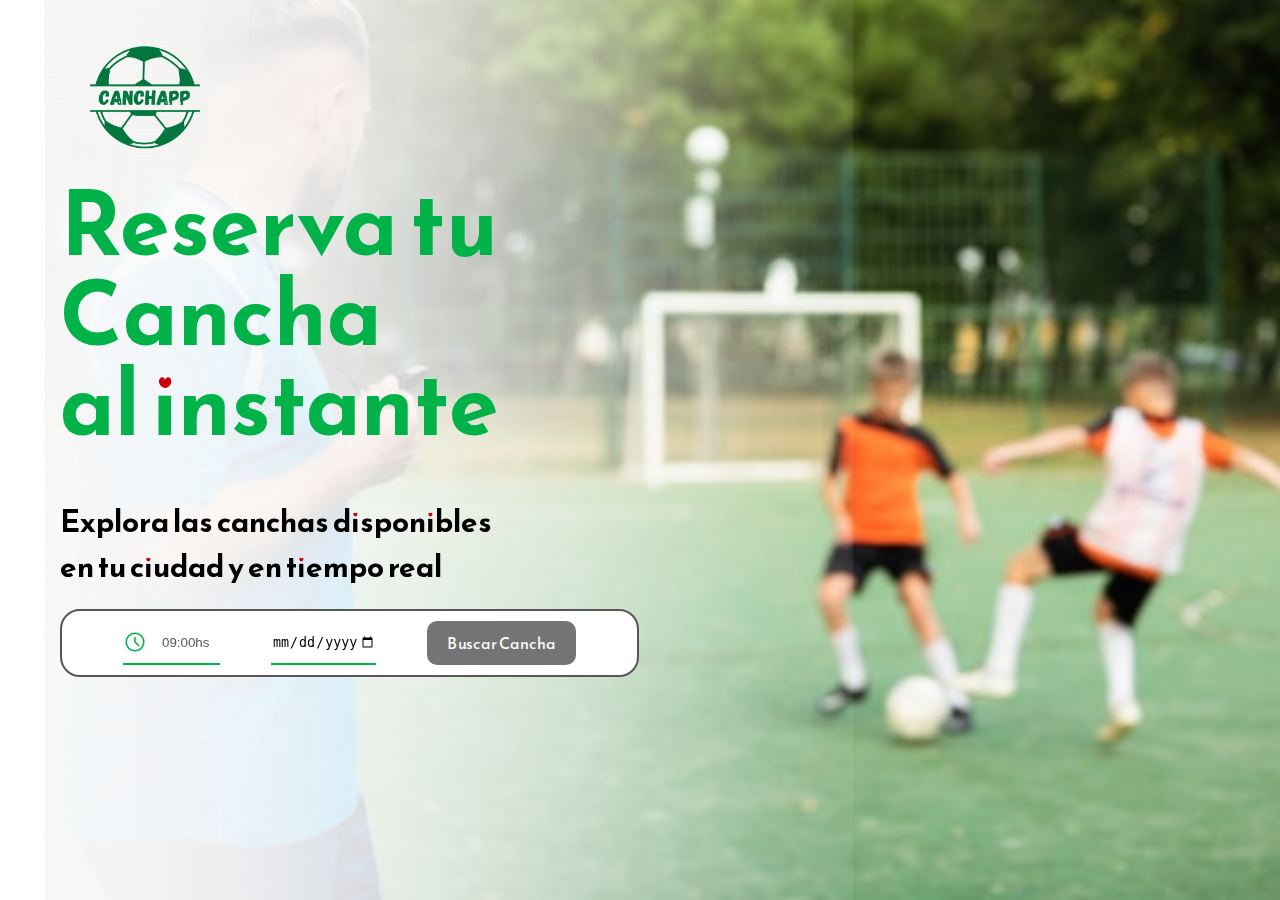
<file: index.html>
<!DOCTYPE html>
<html lang="en">
<head>
    <meta charset="UTF-8">
    <meta name="viewport" content="width=device-width, initial-scale=1.0">
    <title>CanchApp</title>
    <link rel="stylesheet" href="styles.css">
    <link rel="stylesheet" href="https://fonts.googleapis.com/css2?family=Material+Symbols+Outlined:opsz,wght,FILL,GRAD@20..48,100..700,0..1,-50..200" />
    <script src="script.js" defer></script>
</head>
<body>
    <div id="background-container">
        <div class="colum1">
            <div class="contenedor">
                <a href="index.html" >
                    <img src="IMG/Logo Canchas.png" alt="" width="150px" id="iconHome">
                </a>
                <h1>Reserva tu <br> Cancha <br> al instante</h1>
                <h2>Explora las canchas disponibles <br> en tu ciudad y en tiempo real</h2>
                <form id="busqueda">
                    <div class="hora">
                        <span class="material-symbols-outlined" id="iconClock">schedule</span>
                        <select name="lista" id="lista">
                            <option>09:00hs</option>
                            <option>10:00hs</option>
                            <option>11:00hs</option>
                            <option>12:00hs</option>
                            <option>13:00hs</option>
                            <option>14:00hs</option>
                            <option>15:00hs</option>
                            <option>16:00hs</option>
                            <option>17:00hs</option>
                            <option>18:00hs</option>
                            <option>19:00hs</option>
                            <option>20:00hs</option>
                            <option>21:00hs</option>
                            <option>22:00hs</option>
                            <option>23:00hs</option>
                        </select>
                    </div>
                    <input type="date" name="fecha" id="fecha">
                    <a href="canchas.html" id="btnBuscar">Buscar Cancha</a>
                    
                </form>
            </div>
        </div>
    </div>


</body>
</html>
</file>
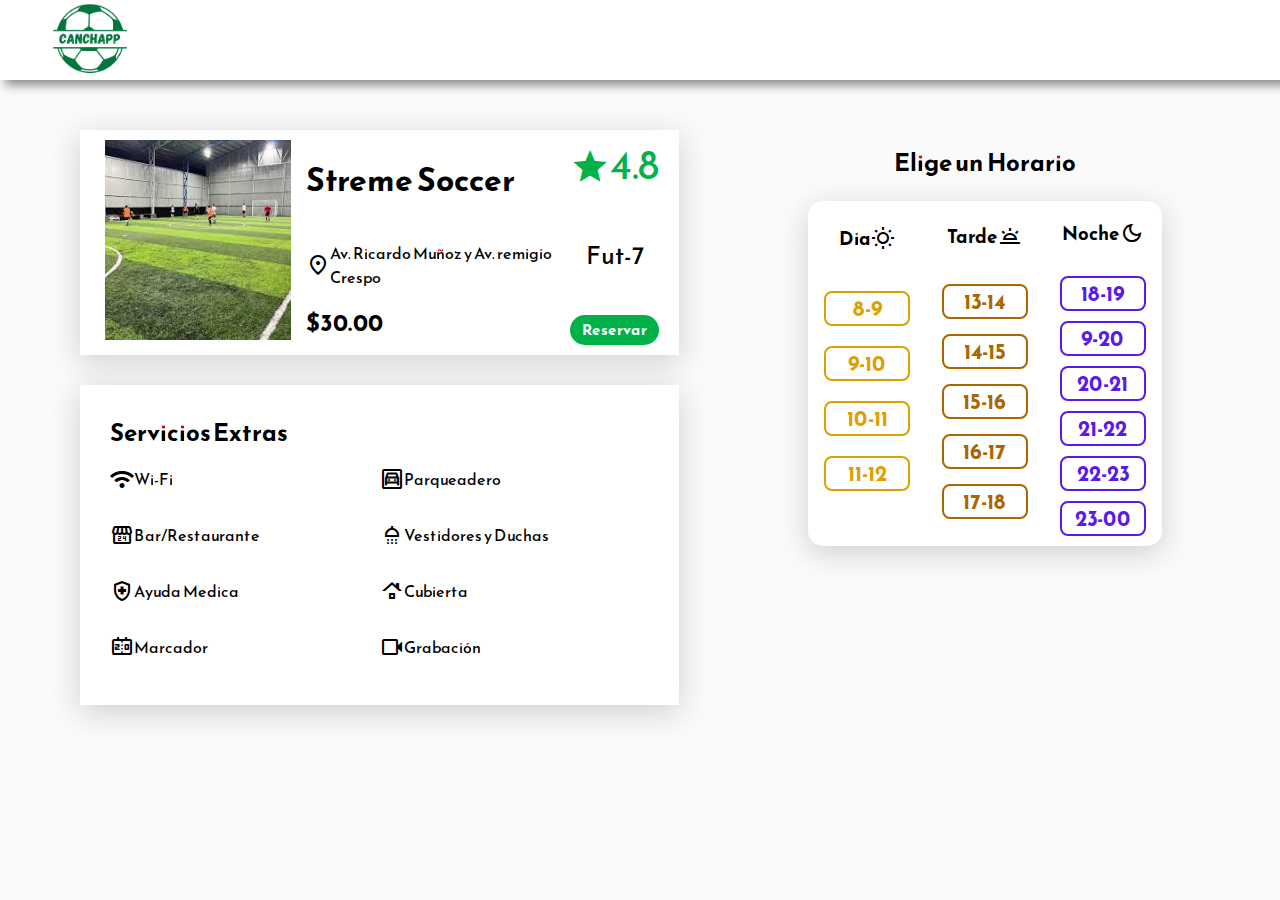
<file: reserva.html>
<!DOCTYPE html>
<html lang="en">
<head>
    <meta charset="UTF-8">
    <meta name="viewport" content="width=device-width, initial-scale=1.0">
    <link rel="stylesheet" href="reserva.css">
    <link rel="stylesheet" href="https://fonts.googleapis.com/css2?family=Material+Symbols+Outlined:opsz,wght,FILL,GRAD@20..48,100..700,0..1,-50..200" />
    <link rel="stylesheet" href="https://fonts.googleapis.com/css2?family=Material+Symbols+Outlined:opsz,wght,FILL,GRAD@24,400,0,0" />
    <title>Document</title>
</head>
<body>
    <header>
        <a href="index.html" id="iconHome">
            <img src="IMG/Logo Canchas.png" alt="" width="100px">
        </a>
    </header>
    <div class="container">
        <section id="colinformacion">
            <div class="infoprincipal">
                <div class="foto"></div>
                <div class="inforestante">
                    <div class="infoprime">
                        <h1>Streme Soccer</h1>
                        <div class="cuadro" id="direccion">
                            <span class="material-symbols-outlined">location_on</span>
                            <p>Av. Ricardo Muñoz y Av. remigio Crespo</p>
                        </div>   
                        <h2>$30.00</h2>
    
       
                    </div>
                    <div class="reservar">
                        <div class="cuadro" id="estrellas">
                            <span class="material-symbols-outlined">star</span> 
                            <p class="calificacion">4.8</p>                       
                        </div>   
                        <div class="capacidad">
                            <p>Fut-7</p>
                        </div>
                        <button id="btnReservar">Reservar</button>
                    </div>
                </div>
            </div>

            <div class="servicios">
                <h2 id="h2_servicios">Servicios Extras</h2>
                <div class="detalle">
                    <div class="serv">
                        <span class="material-symbols-outlined">wifi</span>
                        <p>Wi-Fi</p>
                    </div>

                    <div class="serv">
                        <span class="material-symbols-outlined">garage</span>
                        <p>Parqueadero</p>
                    </div>
                    <div class="serv">
                        <span class="material-symbols-outlined">local_convenience_store</span>
                        <p>Bar/Restaurante</p>
                    </div>
                    <div class="serv">
                        <span class="material-symbols-outlined">shower</span>
                        <p>Vestidores y Duchas</p>
                    </div>
                    <div class="serv">
                        <span class="material-symbols-outlined">health_and_safety</span>
                        <p>Ayuda Medica</p>
                    </div>
                    <div class="serv">
                        <span class="material-symbols-outlined">roofing</span>
                        <p>Cubierta</p>
                    </div>
                    <div class="serv">
                        <span class="material-symbols-outlined">scoreboard</span>
                        <p>Marcador</p>
                    </div>
                    <div class="serv">
                        <span class="material-symbols-outlined">videocam</span>
                        <p>Grabación</p>
                    </div>

                </div>
            </div>

        </section>
        <section id="col_horas">
            <div class="rowencabezado">
                <h2>Elige un Horario</h2>
            </div>
            <div class="horarios">
                <div class="manana">
                    <div class="icons" id="icon-dia">
                        <h3>Dia</h3>
                        <span class="material-symbols-outlined">wb_sunny</span>
                    </div>
                    <div class="cuadrohora" id="hor8-9">
                        <h2>8-9</h2>
                    </div>
                    <div class="cuadrohora" id="hora9-10">
                        <h2>9-10</h2>
                    </div>
                    <div class="cuadrohora" id="hora10-11">
                        <h2>10-11</h2>
    
                    </div>
                    <div class="cuadrohora" id="hora11-12">
                        <h2>11-12</h2>
                    </div>
                </div>
                <div class="tarde">
                    <div class="icons" id="icon-tarde">
                        <h3>Tarde</h3>
                        <span class="material-symbols-outlined">wb_twilight</span>          
                    </div>
                    <div class="cuadrohora" id="hora13-14">
                        <h2>13-14</h2>
              
                    </div>
                    <div class="cuadrohora" id="hora14-15">
                        <h2>14-15</h2>
    
                    </div>
                    <div class="cuadrohora" id="hora15-16">
                        <h2>15-16</h2>

                    </div>
                    <div class="cuadrohora" id="hora16-17">
                        <h2>16-17</h2>

                    </div>
                    <div class="cuadrohora" id="hora17-18">
                        <h2>17-18</h2>

                    </div>
                </div>

                <div class="noche">
                    <div class="icons" id="icon-noche">
                        <h3>Noche</h3>
                        <span class="material-symbols-outlined">dark_mode</span>
                    </div>
    
                    <div class="cuadrohora" id="hora18-19">
                        <h2>18-19</h2>
              
                    </div>
                    <div class="cuadrohora" id="hora19-20">
                        <h2>9-20</h2>
    
                    </div>
                    <div class="cuadrohora" id="hora20-21">
                        <h2>20-21</h2>
                    </div>
                    <div class="cuadrohora" id="hora21-22">
                        <h2>21-22</h2>
                    </div>
                    <div class="cuadrohora" id="hora22-23">
                        <h2>22-23</h2>
                    </div>
                    <div class="cuadrohora" id="hora23-00">
                        <h2>23-00</h2>
                    </div>
                </div>


            </div>



            
        </section>
        
    </div>


    
</body>
</html>
</file>
<file: styles.css>
@import url('https://fonts.googleapis.com/css2?family=Reem+Kufi+Fun:wght@500&display=swap');
:root{
  --color-primario: #00B248;
  --color-text-boton: #585757;
  --fuente-principal: 'Reem Kufi Fun', sans-serif;
}

body{
  margin: 0;
  padding: 0;
}
#background-container{
    position: fixed;
    background-repeat: no-repeat;
    width: 100%;
    height: 100%;
    background-size: cover;
    transition: background-image 2s ease;
    background-image: url(IMG/Imge-fondo/IMG6.png);
    display: grid;
    grid-template-columns: repeat(3, 1fr);
}

#iconHome{
  margin-left: 10px;
  margin-top: 20px;
}



.colum1{
    grid-column: span 2;
    background-image: url(IMG/deg.png);
    background-size: cover;
    height: 100%;
    font-family: var(--fuente-principal)
}
.colum1 .contenedor{
  margin-left: 60px;
  margin-top: 20px;
}

.colum1 .contenedor h1{
  color: var(--color-primario);
  font-size: 90px;
  line-height: 1;
  margin-bottom: 10px;
  margin-top: 20px;
}

.colum1 .contenedor h2{
  font-size: 30px; 
  margin-bottom: 20px;
  margin-top: 50px;
}
/*
button{
  background-color: var(--color-primario);
  border-radius: 10px;
  width: 150px;
  height: 50px;
  color: var(--color-text-boton);
  font-family: var(--fuente-principal);
  font-size: 20px;
  border: none;
  margin-left: 30px;
  margin-right: 30px;
}

button:hover{
  cursor: pointer;
  display: block;
}

*/
/*
.cont-login{
  height: 500px;
  width: 25%;
  display: flex;
  flex-direction: column; 
  justify-content: center;
  align-items: center;
}
.login{
  display: inline-block;
  max-width: 100%;
  width: 10000px;
  justify-content: center;
  align-items: center;
}

*/

#busqueda{
  display: flex;
  width: 70%;
  padding: 10px;
  border: 2px solid var(--color-text-boton);
  border-radius: 20px;
  justify-content: space-evenly;
  background-color: white;
}
 /*Boton para seleccionar la hora*/
.hora{
  display: flex;
  align-items: center;
  border-bottom: var(--color-primario) 2px solid;
}
.material-symbols-outlined {
  margin-right: 5px;
  color:  var(--color-primario);
  font-variation-settings:
  'FILL' 0,
  'wght' 300,
  'GRAD' 0,
  'opsz' 24
}
#lista{
  appearance: none;
  background: transparent;
  border: none;
  color: var(--color-text-boton);
  outline: none;
  padding: 10px;
}



 /*Boton para seleccionar la fecha*/

 #fecha{
  appearance: none;
  background-color: transparent;
  border: none;
  border-bottom: var(--color-primario) 2px solid;
  outline: none;
 }
 #btnBuscar{
  background-color: #757474;
  justify-content: center;
  color: white;
  padding: 10px 20px;
  border: none;
  text-align: center;
  border-radius: 10px;
  text-decoration: none;
 }
#btnBuscar:hover {
  background-color: #45a049;
}
</file>
<file: reserva.css>
@import url('https://fonts.googleapis.com/css2?family=Reem+Kufi+Fun:wght@500&display=swap');
:root{
  --color-primario: #00B248;
  --color-text-boton: #585757;
  --color-text-manana: #dba101;
  --color-text-tarde: #aa6600;
  --color-text-noche: #591aec;
  --color-text-fondo: #FAFAFA;
  --fuente-principal: 'Reem Kufi Fun', sans-serif;
}

body{
  background-color: var(--color-text-fondo);
  margin: 0;
  padding: 0;
}

header{
  background-color: white;
  width: 100%;
  margin: 0;
  padding-left: 40px;
    box-shadow: 5px 5px 10px #888888;
  }
.container{
    display: grid;
    grid-template-columns: 55% 40%;
    margin: 50px 50px 50px 50px;
    column-gap: 50px;
}


#colinformacion{
  padding: 0px 20px 20px 30px;

}

.infoprincipal{
  background-color: white;
  padding: 5px 20px 10px 20px;
  font-family: var(--fuente-principal);
  display: flex;
  box-shadow: rgba(41, 41, 49, 0.2) 0px 7px 29px 0px;
  justify-content: space-between;

}

.foto{
  margin: 5px;
  width: 200px;
  height: 200px;
  background-image: url(IMG/pppppp.jpeg);
  background-size: cover;
}


.inforestante{
  display: flex;
  width: 70%;
  justify-content: space-between;
}
.infoprime{
  margin-left: 10px;
  width: 75%;
  }

#direccion{
  display: flex;
  align-items: center;
}

.reservar{
  display: flex;
  flex-direction: column;
  width: 25%;
  text-align: end;
  justify-content: space-between;
}

#estrellas{
  font-family: var(--fuente-principal);
  display: flex;
  justify-content: center;
  align-items: center;

}

#estrellas .material-symbols-outlined{
  font-size: 40px;
  color: var(--color-primario);
  font-variation-settings:
  'FILL' 1,
  'wght' 400,
  'GRAD' 0,
  'opsz' 24
}


.calificacion{
  margin: 0;
  color: var(--color-primario);
  font-size: 40px;
  
  
}

.capacidad{
  margin: 0;
  display: flex;
  justify-content: center;
  align-items: center;
  font-size: 25px;
  font-family: var(--fuente-principal);

}

#btnReservar{
  font-family: var(--fuente-principal);
  background-color: var(--color-primario);
  border: none;
  border-radius: 15px;
  height: 30px;
  color: white;
  font-size: 15px;
  font-weight: bold;
}

.servicios{
  margin-top: 30px;
  background-color: white;
  padding: 5px 20px 10px 20px;
  font-family: var(--fuente-principal);
  box-shadow: rgba(41, 41, 49, 0.2) 0px 7px 29px 0px;
  padding: 30px;
  display: grid;
  grid-template-rows: repeat(2,1);
  
}


.servicios .detalle{
  display: grid;
  grid-template-columns: repeat(2,1fr);
}

.serv{
  display: flex;
  align-items: center;
  
}





#col_horas{
  padding: 15px;
  font-family: var(--fuente-principal);
  

}

.rowencabezado{
  text-align: center;
  
}


.horarios{
  display: grid;
  grid-template-columns: repeat(3,1fr);
  width: 80%;
  margin: auto;
  background-color: white;
  border-radius: 15px;
  margin-top: 20px;
  box-shadow: rgba(41, 41, 49, 0.2) 0px 7px 29px 0px;
  padding-bottom: 10px;
}

.horarios .manana, .horarios .tarde, .horarios .noche{
  display: grid;
  grid-template-rows: repeat(7,auto);
  place-items: center;
  gap: 10px; 
  padding: 0;
  margin: 0;
}

.cuadrohora{
  justify-content: center;
  text-align: center;
  font-size: 14px;
  font-family: var(--fuente-principal);
  border-radius: 8px;
  width: 70%;
  padding-top: 0;
  height: auto;
  background-color: white;
  margin:0;
  padding: 0;
}



h2{
  margin: 0;
}

.icons{
  display: flex;
  align-items: center;  
}

#hor8-9, #hora9-10, #hora10-11,  #hora11-12 {
  color: var(--color-text-manana);
  border: 2px solid var(--color-text-manana);
}

#hor8-9:hover, #hora9-10:hover, #hora10-11:hover,  #hora11-12:hover {
  background-color: var(--color-text-manana);
  color: white;
}

#hora13-14, #hora14-15, #hora15-16, #hora16-17, #hora17-18 {
  color: var(--color-text-tarde);
  border: 2px solid var(--color-text-tarde);
}

#hora13-14:hover, #hora14-15:hover, #hora15-16:hover, #hora16-17:hover, #hora17-18:hover {
  background-color: var(--color-text-tarde);
  color: white;
}

#hora18-19, #hora19-20, #hora20-21, #hora21-22, #hora22-23, #hora23-00 {
  color: var(--color-text-noche);
  border: 2px solid var(--color-text-noche);
}

#hora18-19:hover, #hora19-20:hover, #hora20-21:hover, #hora21-22:hover, #hora22-23:hover, #hora23-00:hover {
  background-color: var(--color-text-noche);
  color: white;
}
</file>
